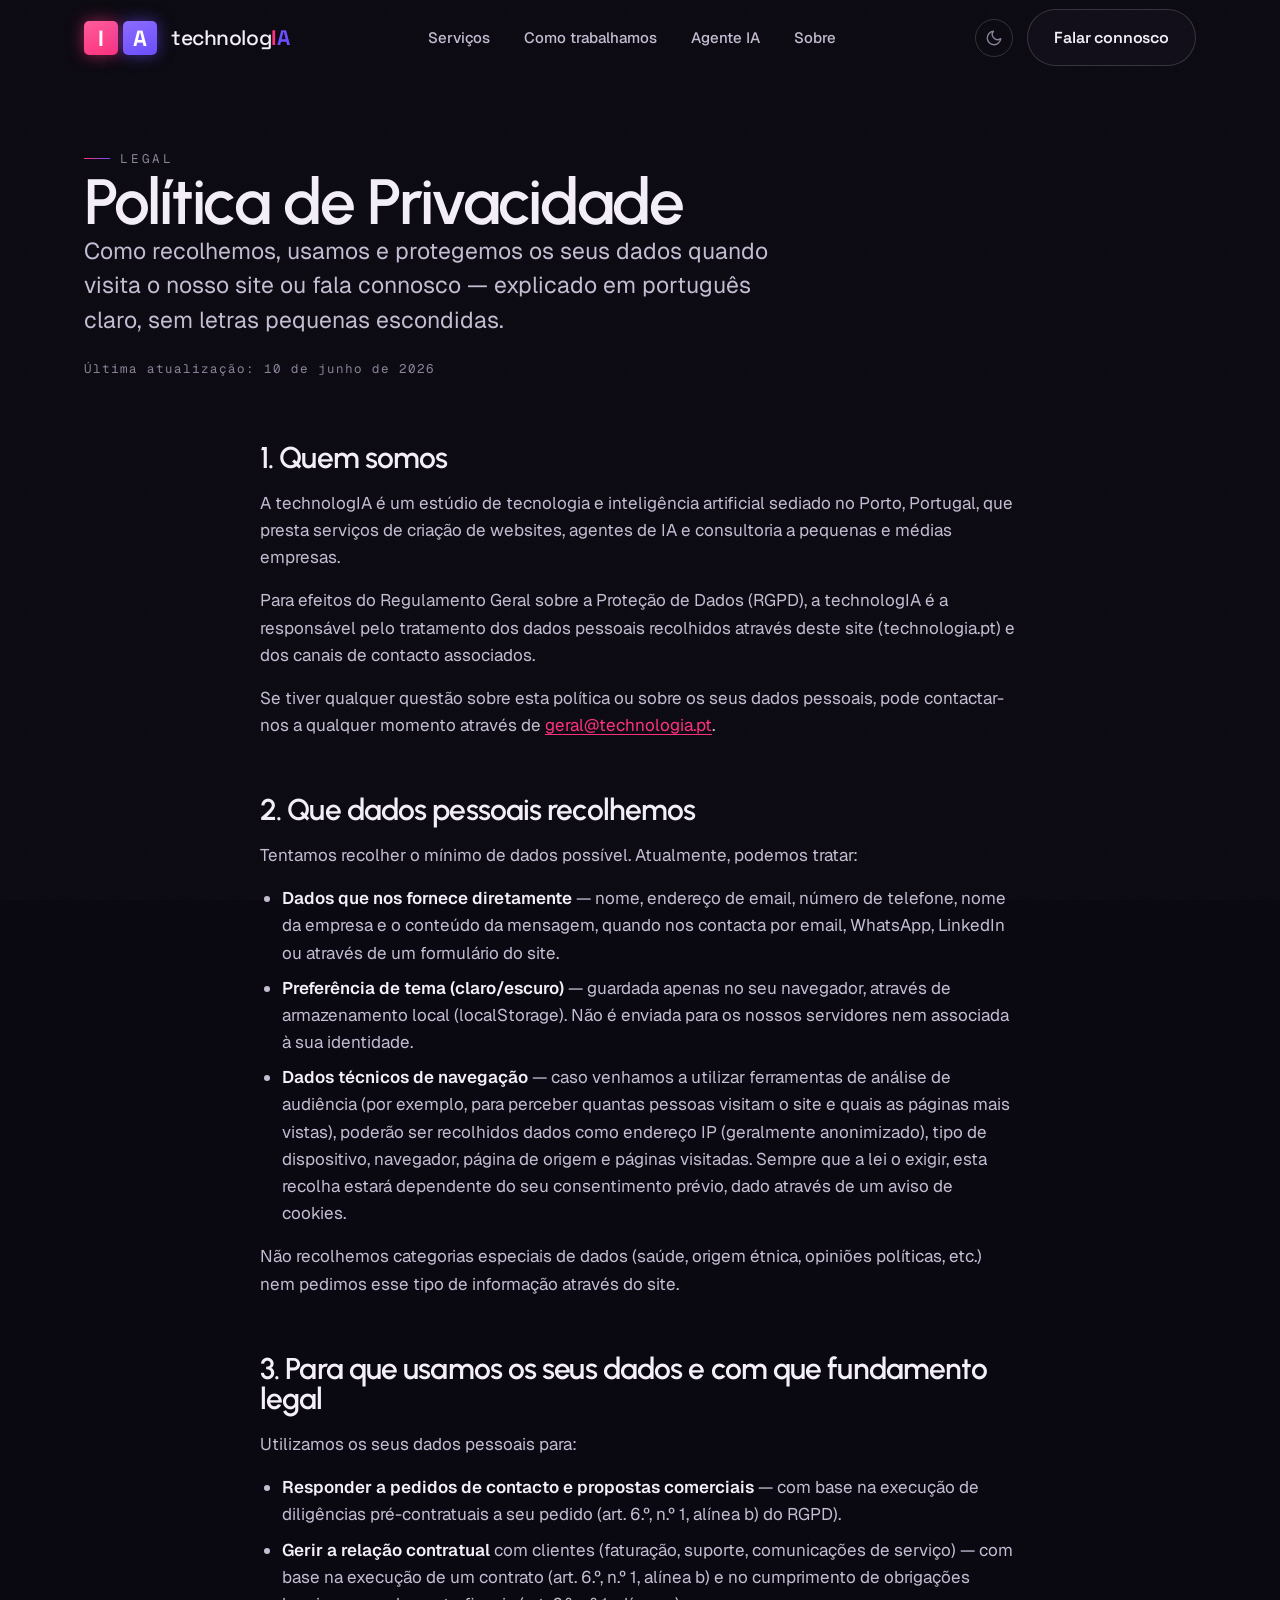
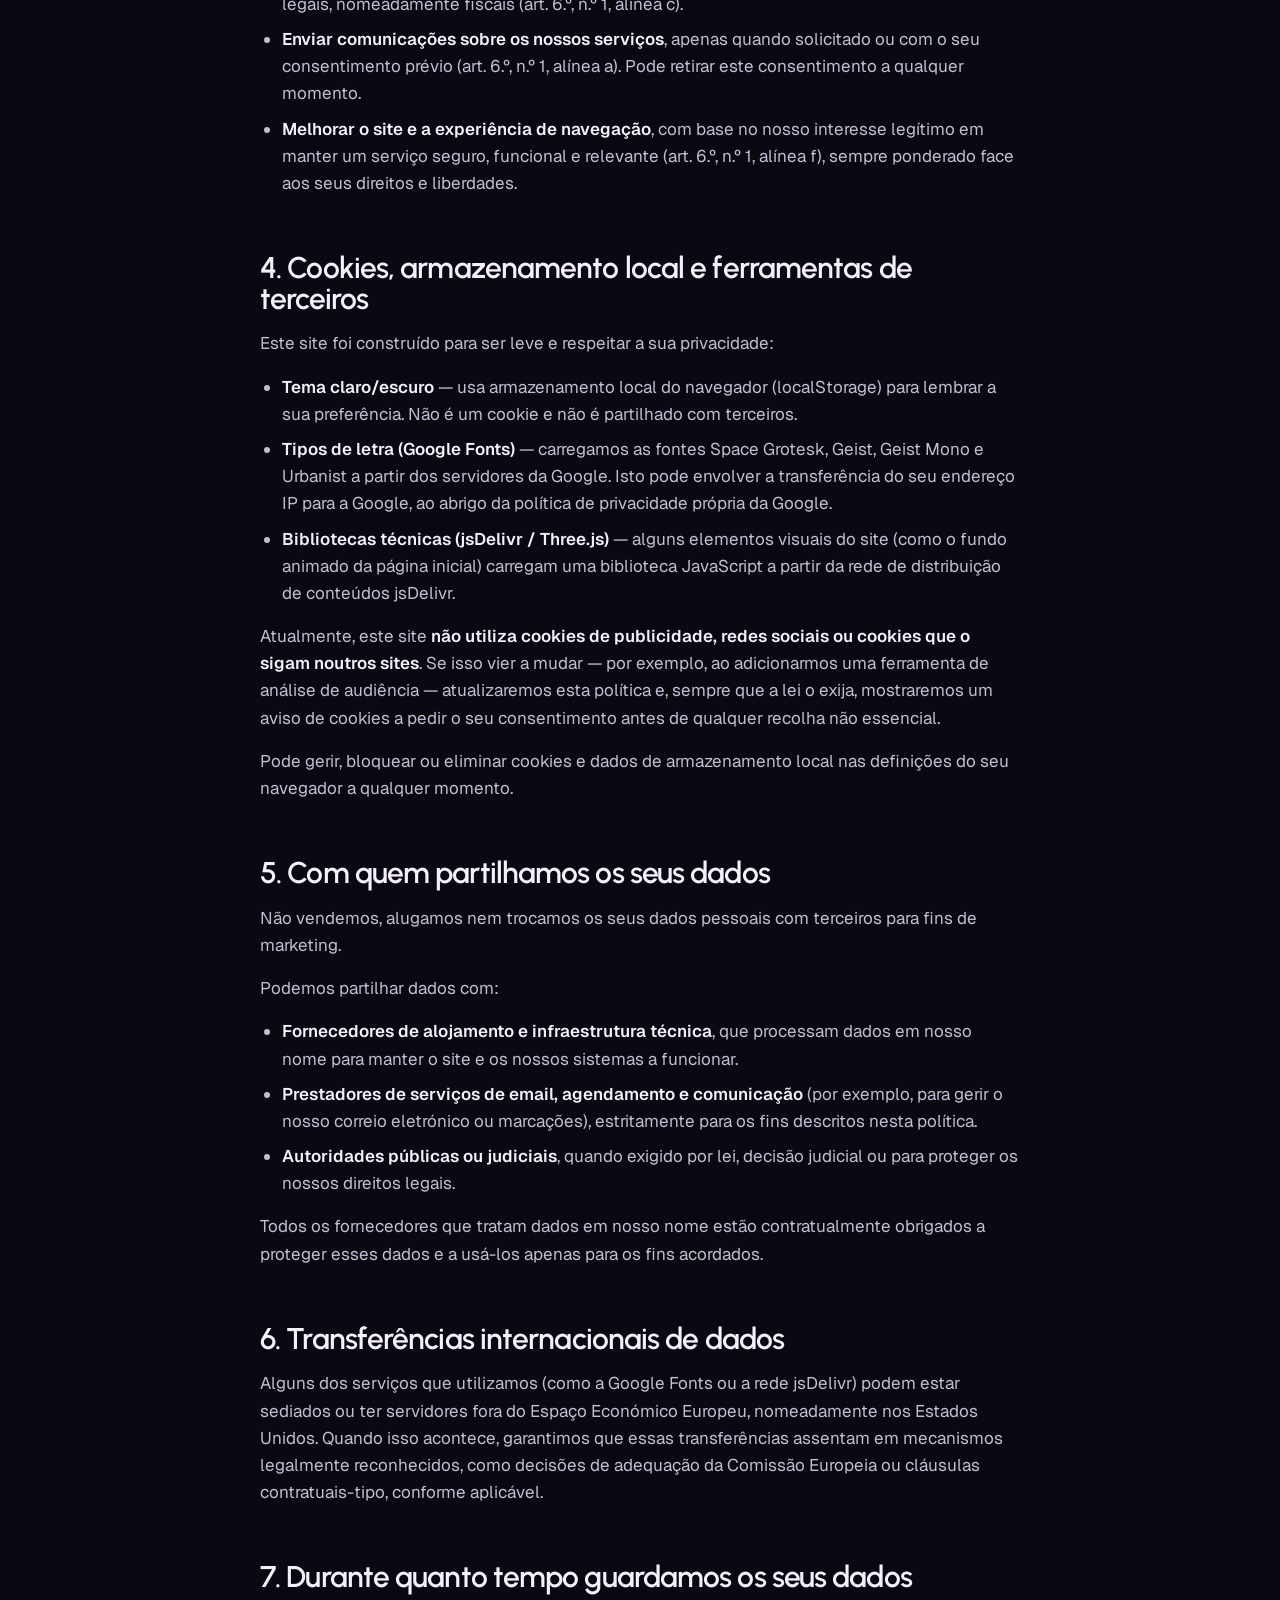
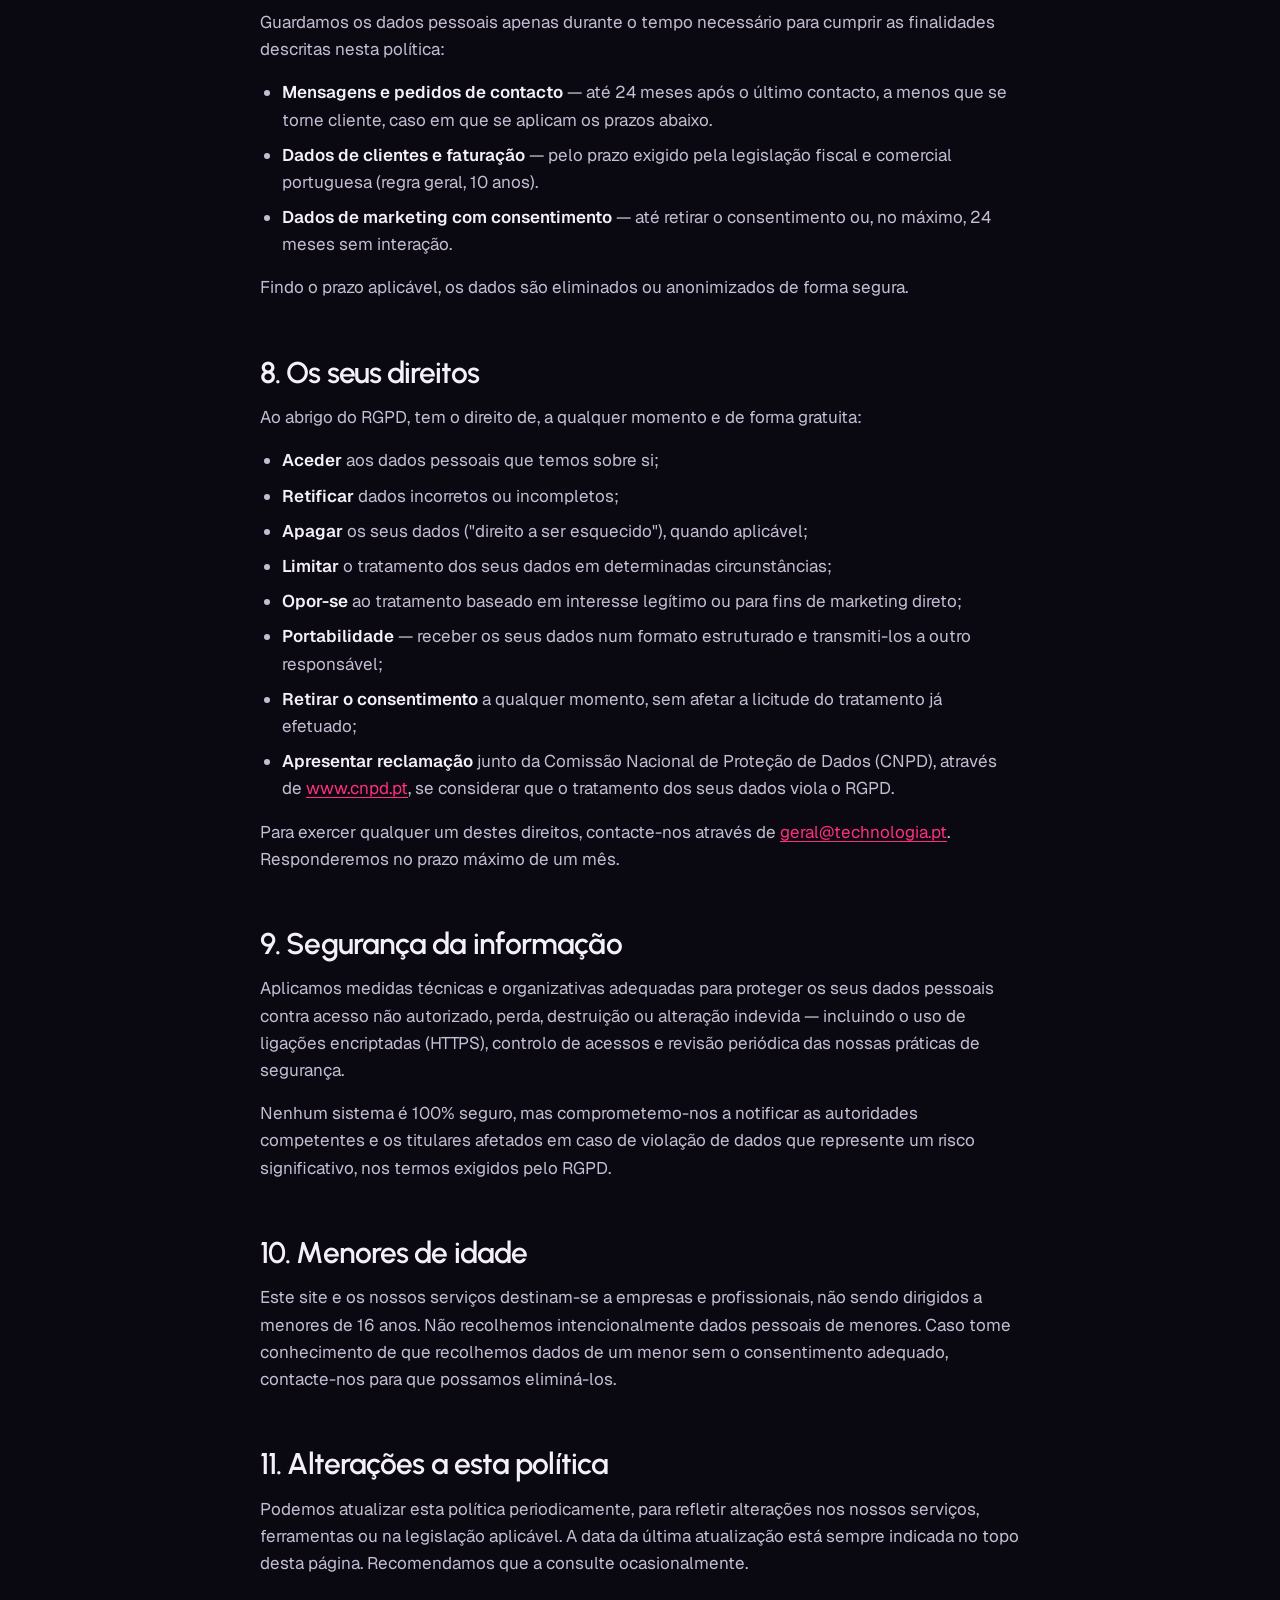
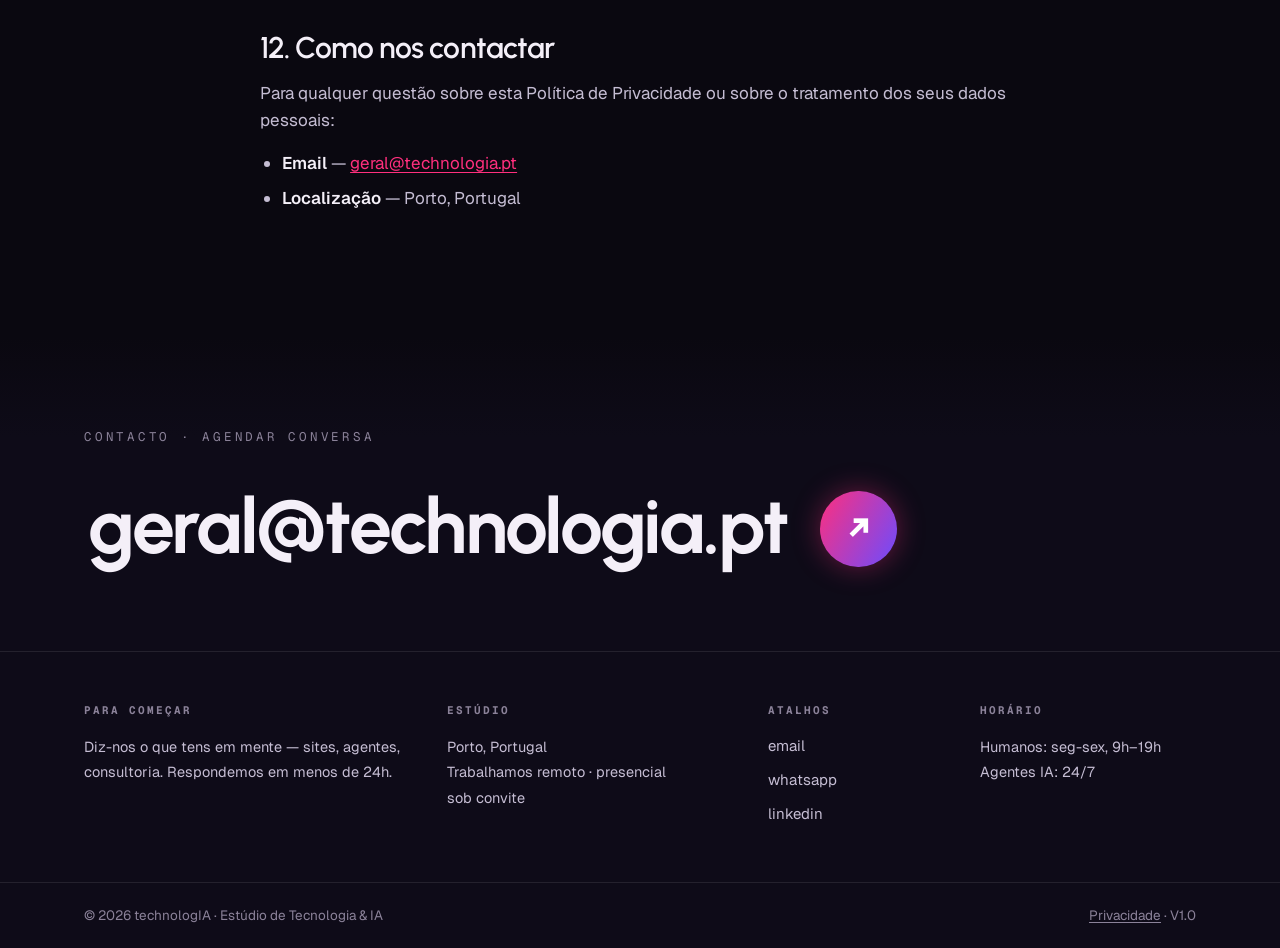
<file: politica-privacidade.html>
<!doctype html>
<html lang="pt-PT">
<head>
  <meta charset="utf-8" />
  <title>Política de Privacidade — technologIA</title>
  <meta name="description" content="Saiba como a technologIA recolhe, utiliza e protege os seus dados pessoais. Política de privacidade em conformidade com o RGPD, escrita em português claro." />
  <meta name="viewport" content="width=device-width, initial-scale=1" />
  <meta name="theme-color" content="#0a0810" />
  <meta name="robots" content="index, follow" />
  <link rel="canonical" href="https://technologia.pt/politica-privacidade.html" />

  <!-- Open Graph -->
  <meta property="og:title" content="Política de Privacidade — technologIA" />
  <meta property="og:description" content="Como recolhemos, usamos e protegemos os seus dados pessoais. Explicado em português claro, em conformidade com o RGPD." />
  <meta property="og:type" content="website" />
  <meta property="og:url" content="https://technologia.pt/politica-privacidade.html" />
  <meta property="og:locale" content="pt_PT" />
  <meta property="og:site_name" content="technologIA" />
  <meta property="og:image" content="https://technologia.pt/Assets/IA.png" />
  <meta property="og:image:width" content="1672" />
  <meta property="og:image:height" content="941" />

  <!-- Twitter -->
  <meta name="twitter:card" content="summary_large_image" />
  <meta name="twitter:title" content="Política de Privacidade — technologIA" />
  <meta name="twitter:description" content="Como recolhemos, usamos e protegemos os seus dados pessoais. Explicado em português claro, em conformidade com o RGPD." />
  <meta name="twitter:image" content="https://technologia.pt/Assets/IA.png" />

  <!-- Favicon -->
  <link rel="icon" type="image/svg+xml" href="favicon.svg" />

  <!-- Fonts -->
  <link rel="preconnect" href="https://fonts.googleapis.com" />
  <link rel="preconnect" href="https://fonts.gstatic.com" crossorigin />
  <link href="https://fonts.googleapis.com/css2?family=Space+Grotesk:wght@400;500;600;700&family=Geist:wght@300;400;500;600;700&family=Geist+Mono:wght@400;500&family=Urbanist:wght@400;500;600;700&display=swap" rel="stylesheet" />

  <link rel="stylesheet" href="css/site.css" />
</head>
<body>

<!-- ============================================================
     NAV
     ============================================================ -->
<header class="nav" role="banner">
  <div class="wrap">
    <a href="index.html#top" class="logo logo-nav" aria-label="technologIA — página inicial">
      <span class="logo-blocks" aria-hidden="true">
        <span class="blk blk-i">I</span>
        <span class="blk blk-a">A</span>
      </span>
      <span class="logo-word">technolog<span class="wi">I</span><span class="wa">A</span></span>
    </a>

    <nav class="nav-links" aria-label="Navegação principal">
      <a href="index.html#servicos">Serviços</a>
      <a href="index.html#processo">Como trabalhamos</a>
      <a href="index.html#agente">Agente IA</a>
      <a href="index.html#sobre">Sobre</a>
    </nav>

    <div class="nav-cta">
      <button
        id="theme-toggle"
        class="nav-theme-toggle"
        aria-label="Alternar tema claro/escuro"
        title="Alternar tema"
      >
        <!-- moon (shown in dark mode) -->
        <svg id="icon-moon" xmlns="http://www.w3.org/2000/svg" viewBox="0 0 24 24" fill="none" stroke="currentColor" stroke-width="1.8" stroke-linecap="round" stroke-linejoin="round" aria-hidden="true">
          <path d="M21 12.79A9 9 0 1 1 11.21 3 7 7 0 0 0 21 12.79z"/>
        </svg>
        <!-- sun (shown in light mode) -->
        <svg id="icon-sun" xmlns="http://www.w3.org/2000/svg" viewBox="0 0 24 24" fill="none" stroke="currentColor" stroke-width="1.8" stroke-linecap="round" stroke-linejoin="round" aria-hidden="true" style="display:none">
          <circle cx="12" cy="12" r="5"/>
          <line x1="12" y1="1" x2="12" y2="3"/>
          <line x1="12" y1="21" x2="12" y2="23"/>
          <line x1="4.22" y1="4.22" x2="5.64" y2="5.64"/>
          <line x1="18.36" y1="18.36" x2="19.78" y2="19.78"/>
          <line x1="1" y1="12" x2="3" y2="12"/>
          <line x1="21" y1="12" x2="23" y2="12"/>
          <line x1="4.22" y1="19.78" x2="5.64" y2="18.36"/>
          <line x1="18.36" y1="5.64" x2="19.78" y2="4.22"/>
        </svg>
      </button>
      <a href="#contacto" class="btn btn-ghost">Falar connosco</a>
    </div>
  </div>
</header>

<main>

  <!-- ============================================================
       PRIVACY POLICY
       ============================================================ -->
  <section class="page-hero" aria-labelledby="legal-heading">
    <div class="wrap">
      <div class="sec-head reveal">
        <span class="eyebrow">Legal</span>
        <h1 id="legal-heading" class="h-lg">Política de Privacidade</h1>
        <p class="lede">
          Como recolhemos, usamos e protegemos os seus dados quando visita o
          nosso site ou fala connosco — explicado em português claro, sem
          letras pequenas escondidas.
        </p>
        <span class="legal-updated">Última atualização: 10 de junho de 2026</span>
      </div>

      <div class="legal-content reveal d1">

        <h2>1. Quem somos</h2>
        <p>
          A technologIA é um estúdio de tecnologia e inteligência artificial
          sediado no Porto, Portugal, que presta serviços de criação de
          websites, agentes de IA e consultoria a pequenas e médias empresas.
        </p>
        <p>
          Para efeitos do Regulamento Geral sobre a Proteção de Dados (RGPD),
          a technologIA é a responsável pelo tratamento dos dados pessoais
          recolhidos através deste site (technologia.pt) e dos canais de
          contacto associados.
        </p>
        <p>
          Se tiver qualquer questão sobre esta política ou sobre os seus dados
          pessoais, pode contactar-nos a qualquer momento através de
          <a href="mailto:geral@technologia.pt">geral@technologia.pt</a>.
        </p>

        <h2>2. Que dados pessoais recolhemos</h2>
        <p>Tentamos recolher o mínimo de dados possível. Atualmente, podemos tratar:</p>
        <ul>
          <li>
            <strong>Dados que nos fornece diretamente</strong> — nome, endereço
            de email, número de telefone, nome da empresa e o conteúdo da
            mensagem, quando nos contacta por email, WhatsApp, LinkedIn ou
            através de um formulário do site.
          </li>
          <li>
            <strong>Preferência de tema (claro/escuro)</strong> — guardada
            apenas no seu navegador, através de armazenamento local
            (localStorage). Não é enviada para os nossos servidores nem
            associada à sua identidade.
          </li>
          <li>
            <strong>Dados técnicos de navegação</strong> — caso venhamos a
            utilizar ferramentas de análise de audiência (por exemplo, para
            perceber quantas pessoas visitam o site e quais as páginas mais
            vistas), poderão ser recolhidos dados como endereço IP
            (geralmente anonimizado), tipo de dispositivo, navegador, página
            de origem e páginas visitadas. Sempre que a lei o exigir, esta
            recolha estará dependente do seu consentimento prévio, dado
            através de um aviso de cookies.
          </li>
        </ul>
        <p>
          Não recolhemos categorias especiais de dados (saúde, origem étnica,
          opiniões políticas, etc.) nem pedimos esse tipo de informação
          através do site.
        </p>

        <h2>3. Para que usamos os seus dados e com que fundamento legal</h2>
        <p>Utilizamos os seus dados pessoais para:</p>
        <ul>
          <li>
            <strong>Responder a pedidos de contacto e propostas comerciais</strong>
            — com base na execução de diligências pré-contratuais a seu
            pedido (art. 6.º, n.º 1, alínea b) do RGPD).
          </li>
          <li>
            <strong>Gerir a relação contratual</strong> com clientes
            (faturação, suporte, comunicações de serviço) — com base na
            execução de um contrato (art. 6.º, n.º 1, alínea b) e no
            cumprimento de obrigações legais, nomeadamente fiscais (art. 6.º,
            n.º 1, alínea c).
          </li>
          <li>
            <strong>Enviar comunicações sobre os nossos serviços</strong>,
            apenas quando solicitado ou com o seu consentimento prévio (art.
            6.º, n.º 1, alínea a). Pode retirar este consentimento a qualquer
            momento.
          </li>
          <li>
            <strong>Melhorar o site e a experiência de navegação</strong>, com
            base no nosso interesse legítimo em manter um serviço seguro,
            funcional e relevante (art. 6.º, n.º 1, alínea f), sempre
            ponderado face aos seus direitos e liberdades.
          </li>
        </ul>

        <h2>4. Cookies, armazenamento local e ferramentas de terceiros</h2>
        <p>Este site foi construído para ser leve e respeitar a sua privacidade:</p>
        <ul>
          <li>
            <strong>Tema claro/escuro</strong> — usa armazenamento local do
            navegador (localStorage) para lembrar a sua preferência. Não é um
            cookie e não é partilhado com terceiros.
          </li>
          <li>
            <strong>Tipos de letra (Google Fonts)</strong> — carregamos as
            fontes Space Grotesk, Geist, Geist Mono e Urbanist a partir dos
            servidores da Google. Isto pode envolver a transferência do seu
            endereço IP para a Google, ao abrigo da política de privacidade
            própria da Google.
          </li>
          <li>
            <strong>Bibliotecas técnicas (jsDelivr / Three.js)</strong> —
            alguns elementos visuais do site (como o fundo animado da página
            inicial) carregam uma biblioteca JavaScript a partir da rede de
            distribuição de conteúdos jsDelivr.
          </li>
        </ul>
        <p>
          Atualmente, este site <strong>não utiliza cookies de publicidade,
          redes sociais ou cookies que o sigam noutros sites</strong>. Se isso
          vier a mudar — por exemplo, ao adicionarmos uma ferramenta de
          análise de audiência — atualizaremos esta política e, sempre que a
          lei o exija, mostraremos um aviso de cookies a pedir o seu
          consentimento antes de qualquer recolha não essencial.
        </p>
        <p>
          Pode gerir, bloquear ou eliminar cookies e dados de armazenamento
          local nas definições do seu navegador a qualquer momento.
        </p>

        <h2>5. Com quem partilhamos os seus dados</h2>
        <p>
          Não vendemos, alugamos nem trocamos os seus dados pessoais com
          terceiros para fins de marketing.
        </p>
        <p>Podemos partilhar dados com:</p>
        <ul>
          <li>
            <strong>Fornecedores de alojamento e infraestrutura técnica</strong>,
            que processam dados em nosso nome para manter o site e os nossos
            sistemas a funcionar.
          </li>
          <li>
            <strong>Prestadores de serviços de email, agendamento e
            comunicação</strong> (por exemplo, para gerir o nosso correio
            eletrónico ou marcações), estritamente para os fins descritos
            nesta política.
          </li>
          <li>
            <strong>Autoridades públicas ou judiciais</strong>, quando exigido
            por lei, decisão judicial ou para proteger os nossos direitos
            legais.
          </li>
        </ul>
        <p>
          Todos os fornecedores que tratam dados em nosso nome estão
          contratualmente obrigados a proteger esses dados e a usá-los apenas
          para os fins acordados.
        </p>

        <h2>6. Transferências internacionais de dados</h2>
        <p>
          Alguns dos serviços que utilizamos (como a Google Fonts ou a rede
          jsDelivr) podem estar sediados ou ter servidores fora do Espaço
          Económico Europeu, nomeadamente nos Estados Unidos. Quando isso
          acontece, garantimos que essas transferências assentam em
          mecanismos legalmente reconhecidos, como decisões de adequação da
          Comissão Europeia ou cláusulas contratuais-tipo, conforme aplicável.
        </p>

        <h2>7. Durante quanto tempo guardamos os seus dados</h2>
        <p>
          Guardamos os dados pessoais apenas durante o tempo necessário para
          cumprir as finalidades descritas nesta política:
        </p>
        <ul>
          <li>
            <strong>Mensagens e pedidos de contacto</strong> — até 24 meses
            após o último contacto, a menos que se torne cliente, caso em que
            se aplicam os prazos abaixo.
          </li>
          <li>
            <strong>Dados de clientes e faturação</strong> — pelo prazo
            exigido pela legislação fiscal e comercial portuguesa (regra
            geral, 10 anos).
          </li>
          <li>
            <strong>Dados de marketing com consentimento</strong> — até
            retirar o consentimento ou, no máximo, 24 meses sem interação.
          </li>
        </ul>
        <p>
          Findo o prazo aplicável, os dados são eliminados ou anonimizados de
          forma segura.
        </p>

        <h2>8. Os seus direitos</h2>
        <p>
          Ao abrigo do RGPD, tem o direito de, a qualquer momento e de forma
          gratuita:
        </p>
        <ul>
          <li><strong>Aceder</strong> aos dados pessoais que temos sobre si;</li>
          <li><strong>Retificar</strong> dados incorretos ou incompletos;</li>
          <li><strong>Apagar</strong> os seus dados ("direito a ser esquecido"), quando aplicável;</li>
          <li><strong>Limitar</strong> o tratamento dos seus dados em determinadas circunstâncias;</li>
          <li><strong>Opor-se</strong> ao tratamento baseado em interesse legítimo ou para fins de marketing direto;</li>
          <li><strong>Portabilidade</strong> — receber os seus dados num formato estruturado e transmiti-los a outro responsável;</li>
          <li><strong>Retirar o consentimento</strong> a qualquer momento, sem afetar a licitude do tratamento já efetuado;</li>
          <li>
            <strong>Apresentar reclamação</strong> junto da Comissão Nacional
            de Proteção de Dados (CNPD), através de
            <a href="https://www.cnpd.pt" target="_blank" rel="noopener">www.cnpd.pt</a>,
            se considerar que o tratamento dos seus dados viola o RGPD.
          </li>
        </ul>
        <p>
          Para exercer qualquer um destes direitos, contacte-nos através de
          <a href="mailto:geral@technologia.pt">geral@technologia.pt</a>.
          Responderemos no prazo máximo de um mês.
        </p>

        <h2>9. Segurança da informação</h2>
        <p>
          Aplicamos medidas técnicas e organizativas adequadas para proteger
          os seus dados pessoais contra acesso não autorizado, perda,
          destruição ou alteração indevida — incluindo o uso de ligações
          encriptadas (HTTPS), controlo de acessos e revisão periódica das
          nossas práticas de segurança.
        </p>
        <p>
          Nenhum sistema é 100% seguro, mas comprometemo-nos a notificar as
          autoridades competentes e os titulares afetados em caso de violação
          de dados que represente um risco significativo, nos termos exigidos
          pelo RGPD.
        </p>

        <h2>10. Menores de idade</h2>
        <p>
          Este site e os nossos serviços destinam-se a empresas e
          profissionais, não sendo dirigidos a menores de 16 anos. Não
          recolhemos intencionalmente dados pessoais de menores. Caso tome
          conhecimento de que recolhemos dados de um menor sem o consentimento
          adequado, contacte-nos para que possamos eliminá-los.
        </p>

        <h2>11. Alterações a esta política</h2>
        <p>
          Podemos atualizar esta política periodicamente, para refletir
          alterações nos nossos serviços, ferramentas ou na legislação
          aplicável. A data da última atualização está sempre indicada no
          topo desta página. Recomendamos que a consulte ocasionalmente.
        </p>

        <h2>12. Como nos contactar</h2>
        <p>
          Para qualquer questão sobre esta Política de Privacidade ou sobre o
          tratamento dos seus dados pessoais:
        </p>
        <ul>
          <li><strong>Email</strong> — <a href="mailto:geral@technologia.pt">geral@technologia.pt</a></li>
          <li><strong>Localização</strong> — Porto, Portugal</li>
        </ul>

      </div>
    </div>
  </section>

</main>

<!-- ============================================================
     FOOTER
     ============================================================ -->
<footer class="footer" id="contacto" role="contentinfo">

  <div class="footer-contact">
    <div class="wrap">
      <span class="eyebrow">Contacto · Agendar conversa</span>
      <a href="mailto:geral@technologia.pt" class="footer-email" aria-label="Enviar email para geral@technologia.pt">
        <span class="footer-email-text">geral@technologia.pt</span>
        <span class="footer-email-arrow" aria-hidden="true">↗</span>
      </a>
    </div>
  </div>

  <div class="footer-info">
    <div class="wrap">
      <div class="footer-grid">
        <div class="footer-col">
          <h5>Para começar</h5>
          <p>Diz-nos o que tens em mente — sites, agentes, consultoria. Respondemos em menos de 24h.</p>
        </div>
        <div class="footer-col">
          <h5>Estúdio</h5>
          <p>Porto, Portugal<br />Trabalhamos remoto · presencial<br />sob convite</p>
        </div>
        <div class="footer-col">
          <h5>Atalhos</h5>
          <a href="mailto:geral@technologia.pt">email</a>
          <a href="https://wa.me/" target="_blank" rel="noopener">whatsapp</a>
          <a href="https://linkedin.com/company/technologia-pt" target="_blank" rel="noopener">linkedin</a>
        </div>
        <div class="footer-col">
          <h5>Horário</h5>
          <p>Humanos: seg-sex, 9h–19h<br />Agentes IA: 24/7</p>
        </div>
      </div>
    </div>
  </div>

  <div class="footer-bottom">
    <div class="wrap">
      <span>© 2026 technologIA · Estúdio de Tecnologia &amp; IA</span>
      <span><a href="politica-privacidade.html" aria-current="page">Privacidade</a> · V1.0</span>
    </div>
  </div>

</footer>

<script src="js/site.js"></script>

</body>
</html>
</file>
<file: css/site.css>
/* ============================================================
   technologIA — site styles
   NEON BLOCKS identity · agência criativa de IA para PMEs
   ============================================================ */

/* ---------- tokens ---------- */
:root {
  /* brand */
  --magenta: #ff2f7d;
  --magenta-soft: #ff5b9c;
  --violet: #6b4cff;
  --violet-soft: #8b6bff;
  --blue: #4f6bff;
  --grad: linear-gradient(120deg, var(--magenta) 0%, var(--violet) 100%);
  --grad-soft: linear-gradient(120deg, var(--magenta-soft), var(--violet-soft));

  /* dark theme (default) */
  --bg: #0a0810;
  --bg-2: #0e0b18;
  --surface: #15111f;
  --surface-2: #1c1729;
  --border: rgba(255, 255, 255, 0.09);
  --border-strong: rgba(255, 255, 255, 0.16);
  --text: #f4eff8;
  --text-2: #c5bdd3;
  --muted: #8b8299;
  --glow-strength: 1;
  --grain-opacity: 0.04;

  /* type */
  --font-display: "Space Grotesk", system-ui, sans-serif;
  --font-heading: "Urbanist", system-ui, sans-serif;
  --font-body: "Geist", system-ui, sans-serif;
  --font-mono: "Geist Mono", ui-monospace, monospace;

  /* layout */
  --maxw: 1240px;
  --gutter: clamp(20px, 5vw, 64px);
  --radius: 18px;
  --radius-lg: 28px;
  --nav-h: 76px;
}

[data-theme="light"] {
  --bg: #f6f3fb;
  --bg-2: #efeaf6;
  --surface: #ffffff;
  --surface-2: #f4f0fa;
  --border: rgba(20, 12, 30, 0.10);
  --border-strong: rgba(20, 12, 30, 0.18);
  --text: #160f22;
  --text-2: #43394f;
  --muted: #766c84;
  --glow-strength: 0.55;
  --grain-opacity: 0.02;
}

/* ---------- reset ---------- */
*, *::before, *::after { box-sizing: border-box; margin: 0; padding: 0; }
html { scroll-behavior: smooth; -webkit-text-size-adjust: 100%; }
body {
  background: var(--bg);
  color: var(--text);
  font-family: var(--font-body);
  font-size: 17px;
  line-height: 1.6;
  -webkit-font-smoothing: antialiased;
  overflow-x: hidden;
  transition: background 0.5s ease, color 0.5s ease;
}
a { color: inherit; text-decoration: none; }
img { max-width: 100%; display: block; }
button { font-family: inherit; cursor: pointer; border: none; background: none; color: inherit; }
input, select { font-family: inherit; }
::selection { background: var(--magenta); color: #fff; }

/* grain overlay */
body::after {
  content: "";
  position: fixed; inset: 0; z-index: 9999; pointer-events: none;
  opacity: var(--grain-opacity);
  background-image: url("data:image/svg+xml,%3Csvg xmlns='http://www.w3.org/2000/svg' width='120' height='120'%3E%3Cfilter id='n'%3E%3CfeTurbulence type='fractalNoise' baseFrequency='.9' numOctaves='3'/%3E%3C/filter%3E%3Crect width='100%25' height='100%25' filter='url(%23n)'/%3E%3C/svg%3E");
}

/* ---------- layout helpers ---------- */
.wrap {
  width: 100%;
  max-width: var(--maxw);
  margin-inline: auto;
  padding-inline: var(--gutter);
}
.section {
  padding-block: clamp(80px, 12vh, 160px);
  position: relative;
}
.eyebrow {
  display: inline-flex; align-items: center; gap: 10px;
  font-family: var(--font-mono); font-size: 12.5px;
  letter-spacing: 0.22em; text-transform: uppercase;
  color: var(--muted);
}
.eyebrow::before {
  content: "";
  width: 26px; height: 1px;
  background: var(--grad);
}
h1, h2, h3, h4 {
  font-family: var(--font-heading);
  font-weight: 600;
  line-height: 1.02;
  letter-spacing: -0.03em;
}
.h-xl { font-size: clamp(44px, 7.5vw, 104px); }
.h-lg { font-size: clamp(34px, 5vw, 64px); }
.h-md { font-size: clamp(26px, 3.4vw, 40px); }
.lede { font-size: clamp(18px, 2.1vw, 23px); color: var(--text-2); line-height: 1.5; }
.grad-text {
  background: var(--grad);
  -webkit-background-clip: text;
  background-clip: text;
  color: transparent;
}

/* ---------- buttons ---------- */
.btn {
  display: inline-flex; align-items: center; gap: 10px;
  font-family: var(--font-display); font-weight: 600; font-size: 16px;
  letter-spacing: -0.01em;
  padding: 15px 26px;
  border-radius: 999px;
  transition: transform 0.25s cubic-bezier(0.2, 0.8, 0.2, 1), box-shadow 0.3s, background 0.3s, color 0.3s;
  white-space: nowrap;
}
.btn .arr { transition: transform 0.25s; }
.btn:hover .arr { transform: translateX(4px); }
.btn-primary { background: var(--grad); color: #fff; }
.btn-primary:hover {
  transform: translateY(-2px);
  box-shadow: 0 12px 40px rgba(255, 47, 125, calc(0.45 * var(--glow-strength))),
              0 6px 24px rgba(107, 76, 255, calc(0.4 * var(--glow-strength)));
}
.btn-ghost {
  border: 1px solid var(--border-strong); color: var(--text);
  background: color-mix(in srgb, var(--surface) 50%, transparent);
}
.btn-ghost:hover { border-color: var(--magenta); transform: translateY(-2px); }
.btn-lg { padding: 18px 34px; font-size: 18px; }

/* ============================================================
   LOGO
   ============================================================ */
.logo { display: inline-flex; align-items: center; gap: 14px; }
.logo-blocks { display: inline-flex; gap: 5px; }
.blk {
  display: flex; align-items: center; justify-content: center;
  font-family: var(--font-display); font-weight: 700; color: #fff;
  line-height: 1; border-radius: 5px;
}
.blk-i { background: linear-gradient(160deg, var(--magenta-soft), var(--magenta)); }
.blk-a { background: linear-gradient(160deg, var(--violet-soft), var(--violet)); }
.logo-nav .blk { width: 34px; height: 34px; font-size: 22px; }
.logo-nav .blk-i {
  box-shadow: 0 0 16px rgba(255, 47, 125, calc(0.55 * var(--glow-strength)));
}
.logo-nav .blk-a {
  box-shadow: 0 0 16px rgba(107, 76, 255, calc(0.55 * var(--glow-strength)));
}
.logo-word {
  font-family: var(--font-display); font-weight: 500;
  font-size: 21px; letter-spacing: -0.02em;
}
.logo-word .wi { color: var(--magenta); font-weight: 700; }
.logo-word .wa { color: var(--violet); font-weight: 700; }

/* ============================================================
   NAV
   ============================================================ */
.nav {
  position: fixed; top: 0; left: 0; right: 0; z-index: 1000;
  height: var(--nav-h);
  display: flex; align-items: center;
  transition: background 0.4s, border-color 0.4s;
  border-bottom: 1px solid transparent;
}
.nav.scrolled {
  background: color-mix(in srgb, var(--bg) 78%, transparent);
  backdrop-filter: blur(18px) saturate(140%);
  -webkit-backdrop-filter: blur(18px) saturate(140%);
  border-bottom: 1px solid var(--border);
}
.nav .wrap { display: flex; align-items: center; justify-content: space-between; gap: 24px; }
.nav-links { display: flex; align-items: center; gap: 34px; }
.nav-links a {
  font-size: 15px; color: var(--text-2); font-weight: 500;
  position: relative; transition: color 0.2s;
}
.nav-links a::after {
  content: "";
  position: absolute; left: 0; bottom: -6px;
  height: 2px; width: 0;
  background: var(--grad);
  transition: width 0.25s ease;
}
.nav-links a:hover { color: var(--text); }
.nav-links a:hover::after { width: 100%; }
.nav-cta { display: flex; align-items: center; gap: 14px; }
.nav-theme-toggle {
  width: 38px; height: 38px;
  border-radius: 50%;
  display: flex; align-items: center; justify-content: center;
  border: 1px solid var(--border-strong);
  color: var(--muted);
  transition: color 0.2s, border-color 0.2s, background 0.2s;
  cursor: pointer;
  background: transparent;
}
.nav-theme-toggle:hover { border-color: var(--magenta); color: var(--magenta); }
.nav-theme-toggle svg { width: 18px; height: 18px; }

@media (max-width: 920px) {
  .nav-links { display: none; }
  .nav-cta .btn-ghost { display: none; }
}

/* ============================================================
   HERO
   ============================================================ */
.hero {
  position: relative; min-height: 100vh;
  display: flex; align-items: center;
  padding-top: calc(var(--nav-h) + 40px); padding-bottom: 80px;
  overflow: hidden;
}
.hero-bg {
  position: absolute; inset: 0; z-index: 0; pointer-events: none;
  overflow: hidden;
}
#shader-bg {
  position: absolute; inset: 0;
  width: 100%; height: 100%;
  display: block;
}

.hero .wrap {
  position: relative; z-index: 2;
  display: flex; flex-direction: column;
  align-items: center;
  text-align: center;
}
.hero-copy { max-width: 860px; }
.hero h1 { margin: 0 0 28px; }
.hero .lede { max-width: 560px; margin-inline: auto; }
.hero-actions { display: flex; flex-wrap: wrap; gap: 16px; margin-top: 38px; justify-content: center; }
.hero-meta { display: flex; gap: 34px; margin-top: 48px; flex-wrap: wrap; }
.hero-meta .stat .n {
  font-family: var(--font-display); font-weight: 700; font-size: 30px;
}
.hero-meta .stat .l { font-size: 13.5px; color: var(--muted); }

@media (max-width: 980px) {
  .hero .wrap { gap: 30px; }
}

/* marquee strip */
.marquee {
  padding-block: 18px; overflow: hidden;
  background: linear-gradient(to bottom, var(--bg), var(--bg-2) 38%, var(--bg-2) 62%, var(--bg));
  display: flex;
}
.marquee-track {
  display: flex; gap: 46px; white-space: nowrap;
  animation: scrollx 30s linear infinite;
  padding-right: 46px;
}
.marquee-track span {
  font-family: var(--font-display); font-weight: 600; font-size: 19px;
  color: var(--muted);
  display: inline-flex; align-items: center; gap: 46px;
}
.marquee-track span::after { content: "✦"; color: var(--magenta); }
@keyframes scrollx { to { transform: translateX(-50%); } }
.marquee:hover .marquee-track { animation-play-state: paused; }

/* ============================================================
   SERVICES
   ============================================================ */
.sec-head { max-width: 720px; margin-bottom: 64px; }
.sec-head h2 { margin: 18px 0 18px; }
.services-grid {
  display: grid; grid-template-columns: repeat(3, 1fr);
  gap: 22px;
}
.svc-card {
  position: relative; padding: 0 0 30px;
  background: var(--surface); border: 1px solid var(--border);
  border-radius: var(--radius-lg); overflow: hidden;
  transition: transform 0.4s cubic-bezier(0.2, 0.8, 0.2, 1),
              border-color 0.4s, box-shadow 0.4s;
  display: flex; flex-direction: column;
}
.svc-card::before {
  content: ""; position: absolute; inset: 0; opacity: 0;
  transition: opacity 0.4s;
  background: radial-gradient(
    420px 200px at var(--mx, 50%) 0%,
    color-mix(in srgb, var(--accent, var(--magenta)) 18%, transparent),
    transparent 70%
  );
  pointer-events: none; z-index: 1;
}
.svc-card:hover {
  transform: translateY(-8px);
  border-color: color-mix(in srgb, var(--accent, var(--magenta)) 50%, var(--border));
  box-shadow: 0 30px 60px -20px color-mix(in srgb, var(--accent, var(--magenta)) 40%, transparent);
}
.svc-card:hover::before { opacity: 1; }

/* image banner */
.svc-img {
  position: relative; width: 100%; height: 210px; overflow: hidden;
  border-radius: var(--radius-lg) var(--radius-lg) 0 0; flex: none;
}
.svc-img img {
  width: 100%; height: 100%; object-fit: cover; object-position: center;
  display: block;
  transition: transform 0.6s cubic-bezier(0.2, 0.8, 0.2, 1);
}
.svc-card:hover .svc-img img { transform: scale(1.06); }
.svc-img::after {
  content: ""; position: absolute; inset: 0; pointer-events: none;
  background: linear-gradient(
    to bottom,
    transparent 35%,
    color-mix(in srgb, var(--surface) 60%, transparent) 72%,
    var(--surface) 100%
  );
}

/* content area */
.svc-card > :not(.svc-img):not(.svc-tag) { padding-inline: 30px; position: relative; z-index: 2; }
.svc-card > .svc-num { padding-top: 20px; }
.svc-num { font-family: var(--font-mono); font-size: 13px; color: var(--muted); letter-spacing: 0.1em; }
.svc-card h3 { font-size: 23px; margin: 10px 0 10px; }
.svc-card p { color: var(--text-2); font-size: 15px; margin-bottom: 20px; flex: 1; }
.svc-list { list-style: none; display: flex; flex-direction: column; gap: 10px; }
.svc-list li {
  display: flex; gap: 10px; align-items: flex-start;
  font-size: 14.5px; color: var(--text-2);
}
.svc-list li::before {
  content: "";
  flex: none; width: 16px; height: 16px; margin-top: 3px;
  border-radius: 50%;
  background: var(--accent, var(--magenta));
  -webkit-mask: url("data:image/svg+xml,%3Csvg xmlns='http://www.w3.org/2000/svg' viewBox='0 0 24 24'%3E%3Cpath fill='black' d='M9 16.2 4.8 12l-1.4 1.4L9 19 21 7l-1.4-1.4z'/%3E%3C/svg%3E") center/contain no-repeat;
  mask: url("data:image/svg+xml,%3Csvg xmlns='http://www.w3.org/2000/svg' viewBox='0 0 24 24'%3E%3Cpath fill='black' d='M9 16.2 4.8 12l-1.4 1.4L9 19 21 7l-1.4-1.4z'/%3E%3C/svg%3E") center/contain no-repeat;
}
.svc-card.s1 { --accent: var(--magenta); }
.svc-card.s2 { --accent: var(--violet); }
.svc-card.s3 { --accent: var(--blue); }
.svc-tag {
  position: absolute; top: 16px; right: 16px; z-index: 3;
  font-family: var(--font-mono); font-size: 11px;
  letter-spacing: 0.12em; text-transform: uppercase;
  color: var(--accent, var(--magenta));
  background: color-mix(in srgb, var(--surface) 70%, transparent);
  backdrop-filter: blur(8px);
  border: 1px solid color-mix(in srgb, var(--accent) 40%, transparent);
  padding: 4px 10px; border-radius: 999px;
}

@media (max-width: 880px) { .services-grid { grid-template-columns: 1fr; } }

/* ============================================================
   PROCESS
   ============================================================ */
.process {
  background: linear-gradient(
    to bottom,
    var(--bg) 0,
    var(--bg-2) 120px,
    var(--bg-2) calc(100% - 120px),
    var(--bg) 100%
  );
}
.process-grid {
  display: grid; grid-template-columns: repeat(4, 1fr);
  gap: 20px; margin-top: 56px;
}
.step {
  position: relative; padding: 30px 26px 28px;
  border: 1px solid var(--border); border-radius: var(--radius);
  background: var(--surface);
  transition: transform 0.35s, border-color 0.35s;
}
.step:hover { transform: translateY(-6px); border-color: var(--border-strong); }
.step-header {
  display: flex; align-items: center; justify-content: space-between;
  margin-bottom: 18px;
}
.step-n {
  font-family: var(--font-display); font-weight: 700; font-size: 54px;
  background: var(--grad);
  -webkit-background-clip: text; background-clip: text; color: transparent;
  line-height: 0.9;
}
.step-icon {
  width: 42px; height: 42px; border-radius: 12px; flex: none;
  display: flex; align-items: center; justify-content: center;
  background: color-mix(in srgb, var(--magenta) 12%, transparent);
  border: 1px solid color-mix(in srgb, var(--magenta) 28%, transparent);
  color: var(--magenta);
}
.step-icon svg { width: 20px; height: 20px; }
.step h4 { font-size: 18px; margin-bottom: 10px; }
.step p { font-size: 14.5px; color: var(--text-2); }
.step-line {
  position: absolute; top: 46px; right: -12px;
  width: 24px; height: 2px;
  background: var(--border-strong);
}
.step:last-child .step-line { display: none; }
@media (max-width: 880px) {
  .process-grid { grid-template-columns: 1fr 1fr; }
  .step-line { display: none; }
}

/* ============================================================
   AGENT DEMO
   ============================================================ */
.agent .wrap {
  display: grid; grid-template-columns: 0.9fr 1.1fr;
  gap: 60px; align-items: center;
}
.agent-copy h2 { margin: 18px 0 20px; }
.agent-copy .lede { margin-bottom: 28px; }
.agent-points {
  list-style: none; display: flex;
  flex-direction: column; gap: 16px; margin-bottom: 32px;
}
.agent-points li { display: flex; gap: 14px; align-items: flex-start; }
.agent-points .pi {
  flex: none; width: 38px; height: 38px; border-radius: 11px;
  display: flex; align-items: center; justify-content: center;
  background: color-mix(in srgb, var(--violet) 16%, transparent);
  color: var(--violet);
  border: 1px solid color-mix(in srgb, var(--violet) 32%, transparent);
}
.agent-points .pi svg { width: 20px; height: 20px; }
.agent-points strong {
  font-family: var(--font-display); font-weight: 600;
  font-size: 16.5px; display: block;
}
.agent-points span { font-size: 14.5px; color: var(--text-2); }

/* phone mockup */
.phone {
  position: relative; width: 340px; max-width: 100%; margin-inline: auto;
  background: var(--surface); border: 1px solid var(--border-strong);
  border-radius: 38px; padding: 16px;
  box-shadow: 0 40px 100px -30px rgba(107, 76, 255, calc(0.6 * var(--glow-strength))),
              0 0 0 1px var(--border);
}
.phone-screen {
  background: var(--bg); border-radius: 26px; overflow: hidden;
  height: 560px; display: flex; flex-direction: column;
  border: 1px solid var(--border);
}
.phone-top {
  padding: 18px 18px 14px;
  display: flex; align-items: center; gap: 12px;
  border-bottom: 1px solid var(--border);
  background: var(--bg-2);
}
.phone-top .av {
  width: 40px; height: 40px; border-radius: 12px;
  background: var(--grad);
  display: flex; align-items: center; justify-content: center;
  font-family: var(--font-display); font-weight: 700;
  color: #fff; font-size: 18px;
  box-shadow: 0 0 18px rgba(255, 47, 125, calc(0.5 * var(--glow-strength)));
}
.phone-top .who { line-height: 1.25; }
.phone-top .who b { font-family: var(--font-display); font-size: 15px; }
.phone-top .who span {
  font-size: 12px; color: #36d399;
  display: flex; align-items: center; gap: 6px;
}
.phone-top .who span::before {
  content: ""; width: 7px; height: 7px; border-radius: 50%;
  background: #36d399; box-shadow: 0 0 8px #36d399;
}
.chat {
  flex: 1; padding: 18px;
  display: flex; flex-direction: column; gap: 12px;
  overflow: hidden;
}
.bubble {
  max-width: 80%; padding: 11px 15px;
  font-size: 14.5px; line-height: 1.45;
  border-radius: 18px;
  opacity: 0; transform: translateY(8px);
  animation: pop 0.4s forwards;
}
.bubble.bot {
  align-self: flex-start;
  background: var(--surface-2);
  border: 1px solid var(--border);
  border-bottom-left-radius: 5px;
}
.bubble.user {
  align-self: flex-end;
  background: var(--grad); color: #fff;
  border-bottom-right-radius: 5px;
}
@keyframes pop { to { opacity: 1; transform: translateY(0); } }
.typing {
  display: flex; gap: 4px; align-self: flex-start;
  background: var(--surface-2); border: 1px solid var(--border);
  padding: 13px 16px; border-radius: 18px; border-bottom-left-radius: 5px;
}
.typing span {
  width: 7px; height: 7px; border-radius: 50%;
  background: var(--muted);
  animation: blinkdot 1.2s infinite;
}
.typing span:nth-child(2) { animation-delay: 0.2s; }
.typing span:nth-child(3) { animation-delay: 0.4s; }
@keyframes blinkdot {
  0%, 60%, 100% { opacity: 0.3; transform: translateY(0); }
  30% { opacity: 1; transform: translateY(-3px); }
}
.phone-input {
  padding: 14px; border-top: 1px solid var(--border);
  display: flex; gap: 10px; align-items: center;
  background: var(--bg-2);
}
.phone-input .fake {
  flex: 1; height: 40px; border-radius: 999px;
  background: var(--surface); border: 1px solid var(--border);
  display: flex; align-items: center; padding: 0 16px;
  font-size: 13.5px; color: var(--muted);
}
.phone-input .send {
  width: 40px; height: 40px; border-radius: 50%;
  background: var(--grad);
  display: flex; align-items: center; justify-content: center;
  color: #fff; flex: none;
}
.phone-input .send svg { width: 18px; height: 18px; }

@media (max-width: 980px) {
  .agent .wrap { grid-template-columns: 1fr; gap: 40px; }
}

/* ============================================================
   ABOUT / TEAM
   ============================================================ */
.about-grid {
  display: grid; grid-template-columns: 1fr;
  gap: 0;
}
.about-copy { max-width: 860px; }
.about-copy h2 { margin: 18px 0 22px; }
.about-copy p { color: var(--text-2); margin-bottom: 18px; }
.values {
  display: grid; grid-template-columns: repeat(3, 1fr); gap: 16px;
  margin-top: 36px;
}
.value {
  padding: 24px 26px;
  background: var(--surface); border: 1px solid var(--border);
  border-radius: var(--radius);
  display: flex; gap: 18px; align-items: flex-start;
  transition: transform 0.3s, border-color 0.3s;
}
.value:hover { transform: translateY(-4px); border-color: var(--border-strong); }
.value .vn { font-family: var(--font-mono); font-size: 12px; color: var(--muted); }
.value b { font-family: var(--font-display); font-weight: 600; font-size: 17px; }
.value p { margin: 0; font-size: 14px; }
@media (max-width: 720px) {
  .values { grid-template-columns: 1fr; }
}

/* ============================================================
   CONTACT / CTA
   ============================================================ */
/* ============================================================
   FOOTER
   ============================================================ */
.footer {
  background: linear-gradient(to bottom, var(--bg) 0, var(--bg-2) 100px, var(--bg-2) 100%);
}

/* --- big email contact block --- */
.footer-contact {
  padding: clamp(64px, 10vh, 120px) 0 clamp(56px, 8vh, 100px);
  border-bottom: 1px solid var(--border);
}
.footer-contact .eyebrow { display: block; margin-bottom: 32px; }

.footer-email {
  display: inline-flex; align-items: center; gap: clamp(16px, 2.5vw, 28px);
  flex-wrap: wrap;
  font-family: var(--font-heading);
  font-size: clamp(32px, 6vw, 88px);
  font-weight: 700; letter-spacing: -0.03em; line-height: 1;
  color: var(--text);
  text-decoration: none;
}
/* Skiper UI Link004 — mix-blend-difference sweep on the text */
.footer-email-text {
  position: relative; overflow: hidden;
  padding: 0 4px 0.06em;
  line-height: 1.25;
}
.footer-email-text::before {
  content: "";
  pointer-events: none;
  position: absolute; left: 0; bottom: 0;
  width: 100%; height: 0;
  background: #fff;
  mix-blend-mode: difference;
  transition: height 0.38s cubic-bezier(0.4, 0, 0.2, 1);
}
.footer-email:hover .footer-email-text::before { height: 1.3em; }
.footer-email:hover .footer-email-arrow { transform: translate(6px, -6px) scale(1.1); }

.footer-email-arrow {
  display: inline-flex; align-items: center; justify-content: center;
  width: clamp(44px, 6vw, 82px); height: clamp(44px, 6vw, 82px);
  border-radius: 50%;
  background: var(--grad);
  color: #fff;
  font-size: clamp(20px, 3vw, 40px);
  font-style: normal; line-height: 1;
  flex-shrink: 0;
  box-shadow: 0 0 28px color-mix(in srgb, var(--magenta) calc(38% * var(--glow-strength)), transparent);
  transition: transform 0.3s cubic-bezier(0.2, 0.8, 0.2, 1), box-shadow 0.3s;
}

/* --- info columns --- */
.footer-info {
  padding-block: 50px 46px;
  border-bottom: 1px solid var(--border);
}
.footer-grid {
  display: grid;
  grid-template-columns: 1.5fr 1.3fr 0.8fr 1fr;
  gap: 40px;
}
.footer-col h5 {
  font-family: var(--font-mono); font-size: 11px;
  letter-spacing: 0.18em; text-transform: uppercase;
  color: var(--muted); margin-bottom: 14px;
}
.footer-col p {
  font-size: 14.5px; color: var(--text-2); line-height: 1.75;
}
.footer-col a {
  display: block; font-size: 15px;
  color: var(--text-2); margin-bottom: 10px;
  transition: color 0.2s;
}
.footer-col a:hover { color: var(--magenta); }

/* --- bottom bar --- */
.footer-bottom { padding-block: 22px; }
.footer-bottom .wrap {
  display: flex; justify-content: space-between; align-items: center;
  flex-wrap: wrap; gap: 10px;
}
.footer-bottom span {
  font-family: var(--font-body); font-size: 13.5px;
  color: var(--muted);
}
.footer-bottom a {
  text-decoration: underline; text-underline-offset: 2px;
  transition: color 0.2s;
}
.footer-bottom a:hover { color: var(--magenta); }

@media (max-width: 880px) {
  .footer-grid { grid-template-columns: 1fr 1fr; gap: 34px; }
}
@media (max-width: 520px) {
  .footer-grid { grid-template-columns: 1fr; gap: 28px; }
  .footer-email { font-size: clamp(28px, 8vw, 44px); }
}

/* ============================================================
   LEGAL / POLICY PAGES
   ============================================================ */
.page-hero {
  position: relative;
  padding-top: calc(var(--nav-h) + 64px);
  padding-bottom: clamp(80px, 12vh, 160px);
}
.legal-updated {
  display: block; margin-top: 22px;
  font-family: var(--font-mono); font-size: 12.5px;
  letter-spacing: 0.08em; color: var(--muted);
}
.legal-content { max-width: 760px; margin-inline: auto; }
.legal-content h2 {
  font-size: clamp(22px, 3vw, 30px);
  margin: 56px 0 16px;
}
.legal-content h2:first-of-type { margin-top: 0; }
.legal-content h3 {
  font-family: var(--font-heading); font-weight: 600;
  font-size: 18px; letter-spacing: -0.01em;
  margin: 26px 0 10px;
}
.legal-content p { color: var(--text-2); margin-bottom: 16px; }
.legal-content ul { color: var(--text-2); margin: 0 0 16px 1.3em; }
.legal-content li { margin-bottom: 8px; }
.legal-content a { color: var(--magenta); text-decoration: underline; text-underline-offset: 3px; }
.legal-content a:hover { color: var(--violet-soft); }
.legal-content strong { color: var(--text); font-weight: 600; }

/* ============================================================
   SCROLL REVEAL
   ============================================================ */
html.js .reveal {
  opacity: 0; transform: translateY(28px);
  transition: opacity 0.7s cubic-bezier(0.2, 0.8, 0.2, 1),
              transform 0.7s cubic-bezier(0.2, 0.8, 0.2, 1);
}
html.js .reveal.in { opacity: 1; transform: none; }
.reveal.d1 { transition-delay: 0.08s; }
.reveal.d2 { transition-delay: 0.16s; }
.reveal.d3 { transition-delay: 0.24s; }

/* ============================================================
   ACCESSIBILITY — REDUCED MOTION
   ============================================================ */
@media (prefers-reduced-motion: reduce) {
  *, *::before, *::after {
    animation-duration: 0.01ms !important;
    animation-iteration-count: 1 !important;
    transition-duration: 0.01ms !important;
  }
  .reveal { opacity: 1 !important; transform: none !important; }
  #shader-bg { display: none; }
  .marquee-track { animation: none !important; }
}
</file>
